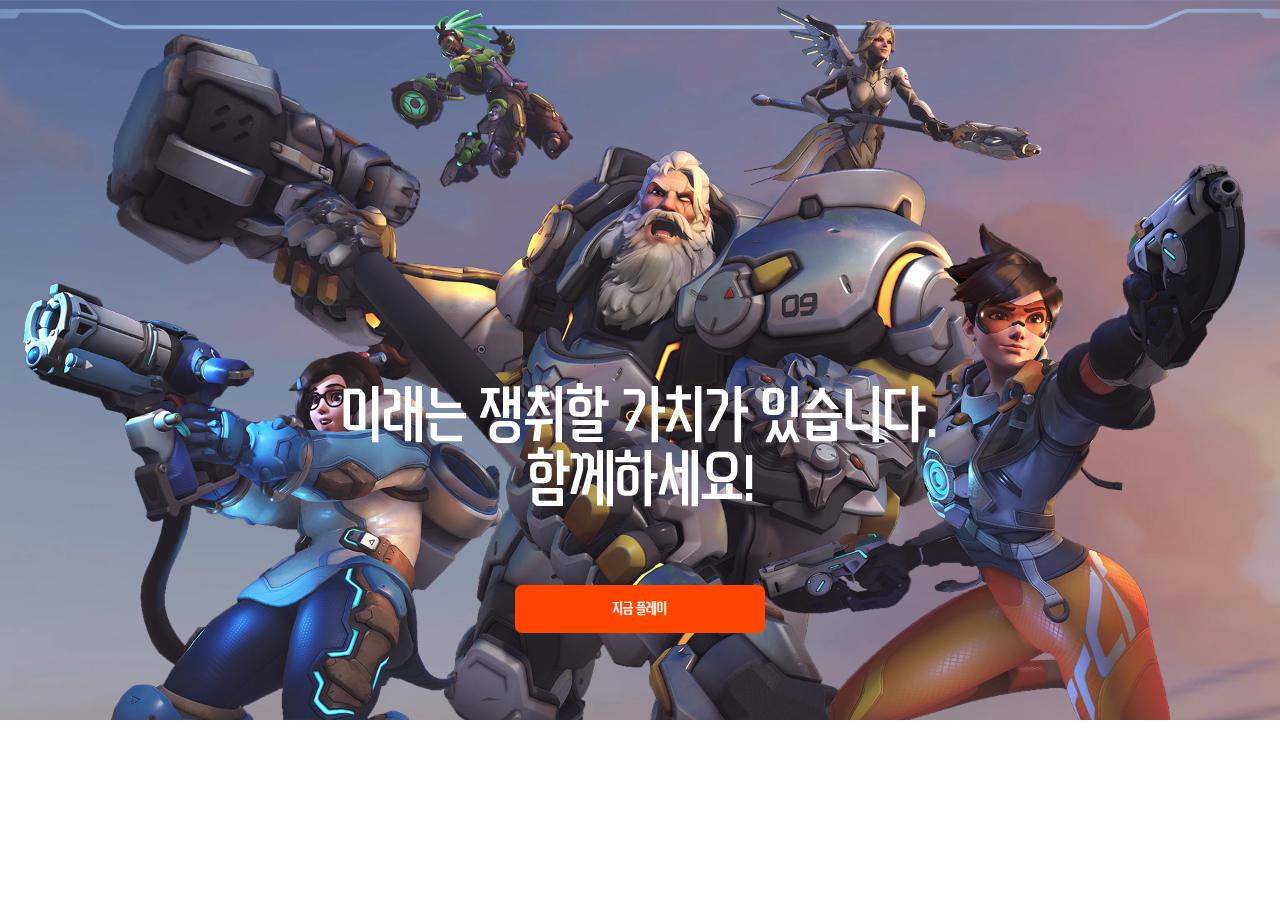
<file: bottom_Img_Box.html>
<!DOCTYPE html>
<html lang="en">
  <head>
    <meta charset="UTF-8" />
    <meta name="viewport" content="width=device-width, initial-scale=1.0" />
    <title>Document</title>
    <script
      src="https://code.jquery.com/jquery-3.7.1.js"
      integrity="sha256-eKhayi8LEQwp4NKxN+CfCh+3qOVUtJn3QNZ0TciWLP4="
      crossorigin="anonymous"
    ></script>
    <link rel="stylesheet" href="css/bottom_img_box.css" />
    <style>
      @font-face {
        font-family: "빅누들";
        src: url(font/big_noodle_titling.ttf);
      }

      @font-face {
        font-family: "오블리크";
        src: url(font/big_noodle_titling_oblique.ttf);
      }
      @font-face {
        font-family: "코버워치";
        src: url(font/koverwatch.ttf);
      }
    </style>
  </head>

  <body>
    <div class="inner_wrap">
      <section class="bottom_img_box">
        <div class="cha_img_box">
          <img src="img/ds_bottom_img_cha.png" alt="" />
        </div>
        <p class="bottom_img_text">
          미래는 쟁취할 가치가 있습니다.<br />
          함께하세요!
        </p>
        <div class="bottom_img_btn"><a href="#">지금 플레이</a></div>
      </section>
    </div>
    <script src="js/bottom_img.js"></script>
  </body>
</html>
</file>
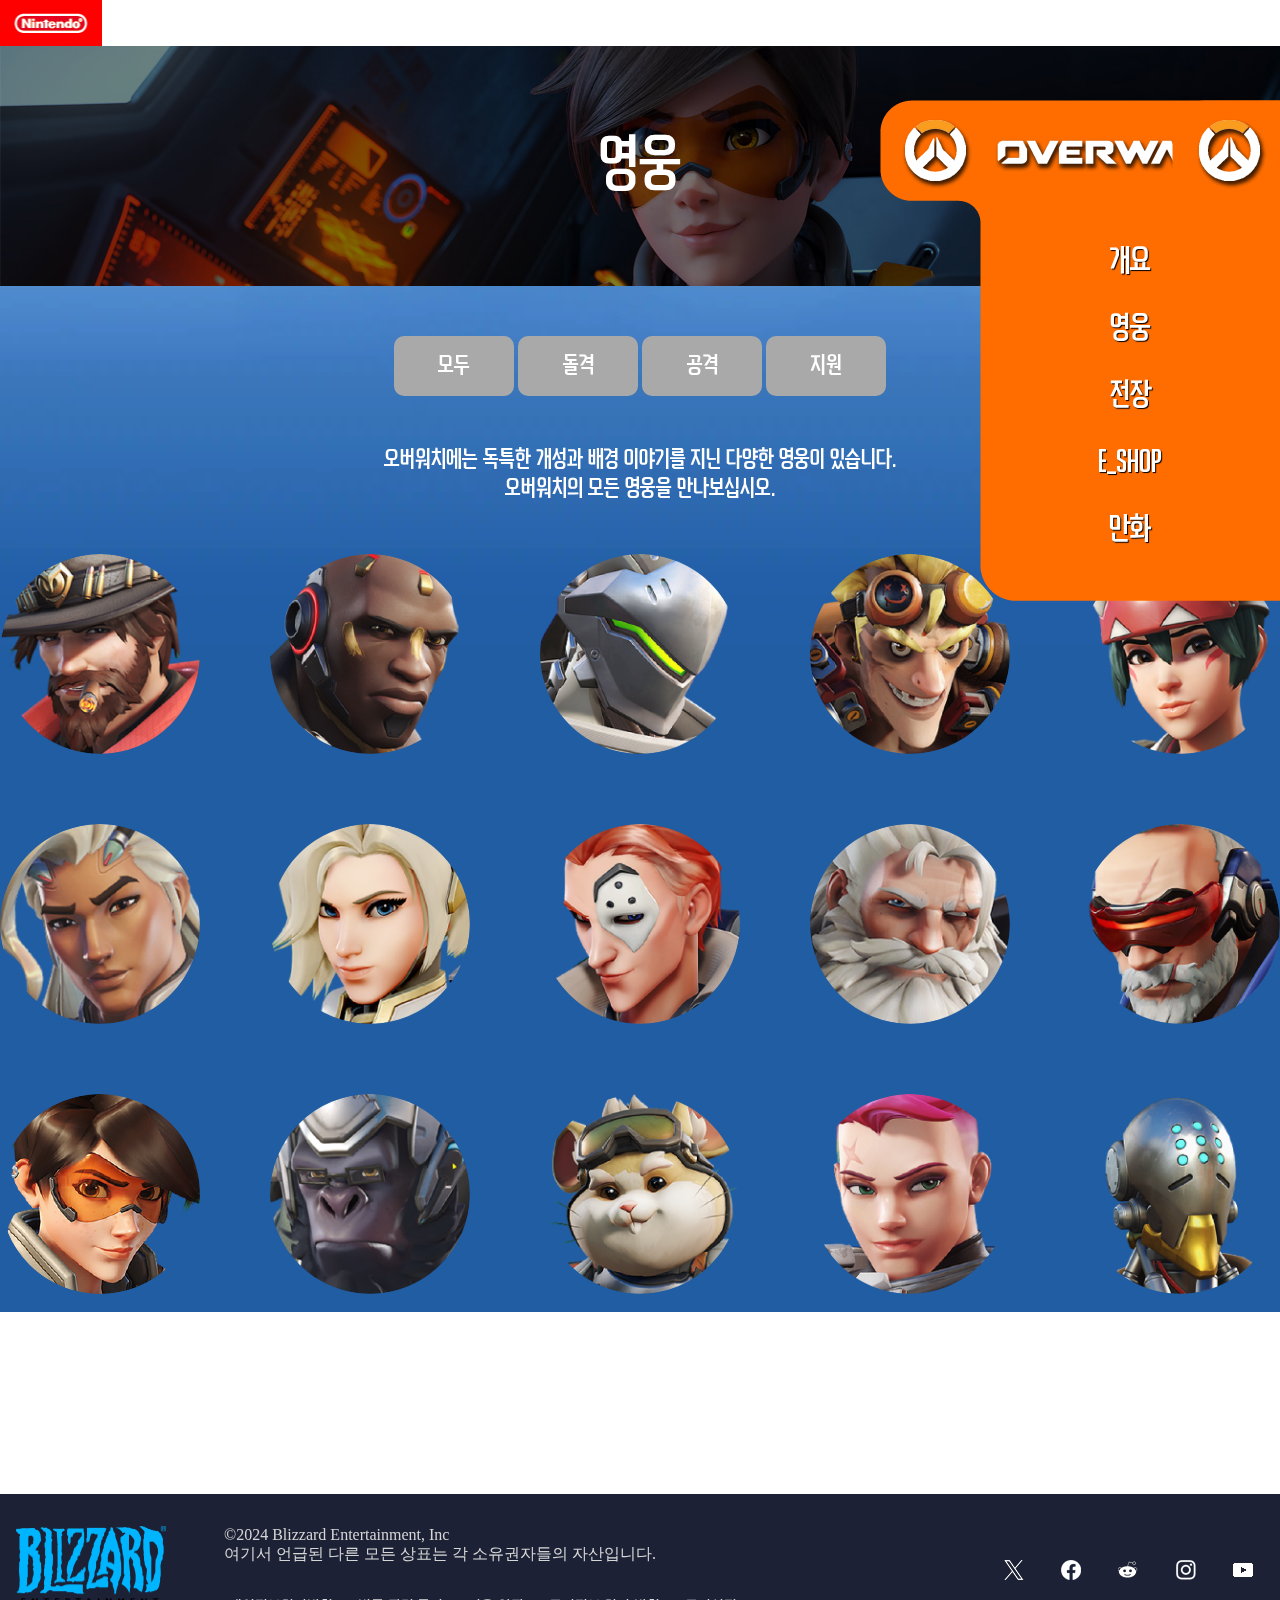
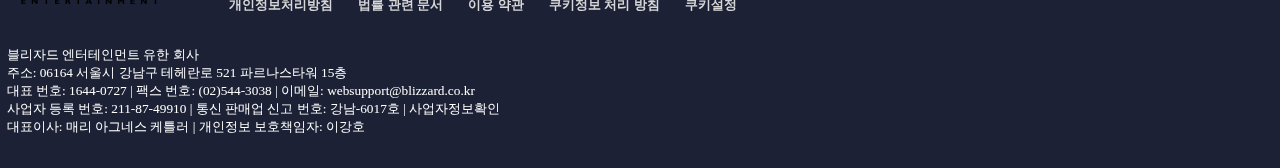
<file: hero200.html>
<!DOCTYPE html>
<html lang="ko">
  <head>
    <meta charset="UTF-8" />
    <meta name="viewport" content="width=device-width, initial-scale=1.0" />
    <title>OVERWATCH 2</title>
    <script
      src="https://code.jquery.com/jquery-3.7.1.js"
      integrity="sha256-eKhayi8LEQwp4NKxN+CfCh+3qOVUtJn3QNZ0TciWLP4="
      crossorigin="anonymous"
    ></script>
    <style>
      @font-face {
        font-family: "빅누들";
        src: url(font/big_noodle_titling.ttf);
      }

      @font-face {
        font-family: "오블리크";
        src: url(font/big_noodle_titling_oblique.ttf);
      }

      @font-face {
        font-family: "코버워치";
        src: url(font/koverwatch.ttf);
      }
    </style>
    <link rel="stylesheet" href="css/hero200.css" />
    <link rel="stylesheet" href="css/outline.css" />
    <link rel="stylesheet" href="css/footer.css" />
    <link rel="stylesheet" href="css/navMenu.css" />
  </head>

  <body>
    <div id="wrap">
      <header class="header">
        <div class="top-bar-wrap">
          <div class="logo">
            <a href="#">
              <img src="img/ds_outline_nintendo_logo.png" alt=""
            /></a>
          </div>
        </div>
      </header>
      <nav class="nav_menu">
        <div class="real_menu">
          <div class="btn"></div>
          <img src="img/nav_open.png" alt="메뉴펼치기" />
          <ul>
            <li><a href="index.html">개요</a></li>
            <li><a href="index.html">영웅</a></li>
            <li><a href="index.html">전장</a></li>
            <li><a href="index.html">E_SHOP</a></li>
            <li><a href="index.html">만화</a></li>
          </ul>
        </div>
        <img class="nav_close" src="img/nav_close.png" alt="네비게이션메뉴" />
      </nav>
      <section class="hero_detail">
        <article>
          <div id="fiximg"><img src="img/01_fixedBgi.jpg" alt="" /></div>
          <div id="banner">
            <img src="img/02_heroBgi.jpg" alt="" />
            <h2>영웅</h2>
          </div>
        </article>
        <article>
          <div id="btn">
            <ul>
              <li><a href="">모두</a></li>
              <li><a href="">돌격</a></li>
              <li><a href="">공격</a></li>
              <li><a href="">지원</a></li>
            </ul>
            <p>
              오버워치에는 독특한 개성과 배경 이야기를 지닌 다양한 영웅이
              있습니다.<br />오버워치의 모든 영웅을 만나보십시오.
            </p>
          </div>
        </article>
        <article class="home">
          <ul class="hero">
            <li>
              <a href="call_cassidy.html"
                ><img src="img/cassidy.png" alt="" /><span>캐서디</span></a
              >
            </li>
            <li>
              <a href=""><img src="img/doom.png" alt="" /><span>둠</span></a>
            </li>
            <li>
              <a href=""><img src="img/genji.png" alt="" /><span>겐지</span></a>
            </li>
            <li>
              <a href=""
                ><img src="img/junk.png" alt="" /><span>정크렛</span></a
              >
            </li>
            <li>
              <a href="kiriko.html"
                ><img src="img/kirko.png" alt="" /><span>키리코</span></a
              >
            </li>
            <li>
              <a href=""
                ><img src="img/life.png" alt="" /><span>라이프위버</span></a
              >
            </li>
            <li>
              <a href=""
                ><img src="img/mercy.png" alt="" /><span>메르시</span></a
              >
            </li>
            <li>
              <a href=""
                ><img src="img/moira.png" alt="" /><span>모이라</span></a
              >
            </li>
            <li>
              <a href="rein_hardt.html"
                ><img src="img/rein.png" alt="" /><span>라인하르트</span></a
              >
            </li>
            <li>
              <a href=""><img src="img/sol.png" alt="" /><span>솔져</span></a>
            </li>
            <li>
              <a href=""
                ><img src="img/tracer.png" alt="" /><span>트레이서</span></a
              >
            </li>
            <li>
              <a href=""><img src="img/win.png" alt="" /><span>윈스턴</span></a>
            </li>
            <li>
              <a href=""
                ><img src="img/wrekingball.png" alt="" /><span>레킹볼</span></a
              >
            </li>
            <li>
              <a href=""
                ><img src="img/zaria.png" alt="" /><span>자리야</span></a
              >
            </li>
            <li>
              <a href=""
                ><img src="img/zenyata.png" alt="" /><span>젠야타</span></a
              >
            </li>
          </ul>
        </article>
      </section>
      <footer class="footer">
        <!-- <div class="footer_bg_box">
          <img src="img/ds_footer_footerbgi.png" alt="" />
        </div> -->
        <!-- <div class="footer_blank"></div> -->
        <div class="footer_top_box">
          <div class="footer_left_box">
            <div class="footer_top_img">
              <img src="img/ds_footer_blizzard_logo.png" alt="" />
            </div>
            <div class="footer_top_text_fnb">
              <p>
                ©2024 Blizzard Entertainment, Inc<br />
                여기서 언급된 다른 모든 상표는 각 소유권자들의 자산입니다.
              </p>
              <ul class="fnb">
                <li><a href="#">개인정보처리방침</a></li>
                <li><a href="#">법률 관련 문서</a></li>
                <li><a href="#">이용 약관</a></li>
                <li><a href="#">쿠키정보 처리 방침</a></li>
                <li><a href="#">쿠키설정</a></li>
              </ul>
            </div>
          </div>
          <div class="footer_right_box">
            <ul>
              <li>
                <a href="#"
                  ><img src="img/ds_footer_twitter_logo.png" alt=""
                /></a>
              </li>
              <li>
                <a href="#"
                  ><img src="img/ds_footer_Facebook_logo.png" alt=""
                /></a>
              </li>
              <li>
                <a href="#"
                  ><img src="img/ds_footer_reddit_logo.png" alt=""
                /></a>
              </li>
              <li>
                <a href="#"
                  ><img src="img/ds_footer_Instagram_logo.png" alt=""
                /></a>
              </li>
              <li>
                <a href="#"
                  ><img src="img/ds_footer_Youtube_logo.png" alt=""
                /></a>
              </li>
            </ul>
          </div>
        </div>
        <address class="address">
          <small>
            블리자드 엔터테인먼트 유한 회사<br />
            주소: 06164 서울시 강남구 테헤란로 521 파르나스타워 15층<br />
            대표 번호: 1644-0727 | 팩스 번호: (02)544-3038 | 이메일:
            <a href="#">websupport@blizzard.co.kr</a><br />
            <a href="#">사업자 등록 번호: 211-87-49910</a> | 통신 판매업 신고
            번호: 강남-6017호 | 사업자정보확인<br />
            대표이사: 매리 아그네스 케틀러 | 개인정보 보호책임자: 이강호
          </small>
        </address>
      </footer>
    </div>
    <script src="js/nav_menu.js"></script>
  </body>
</html>
</file>
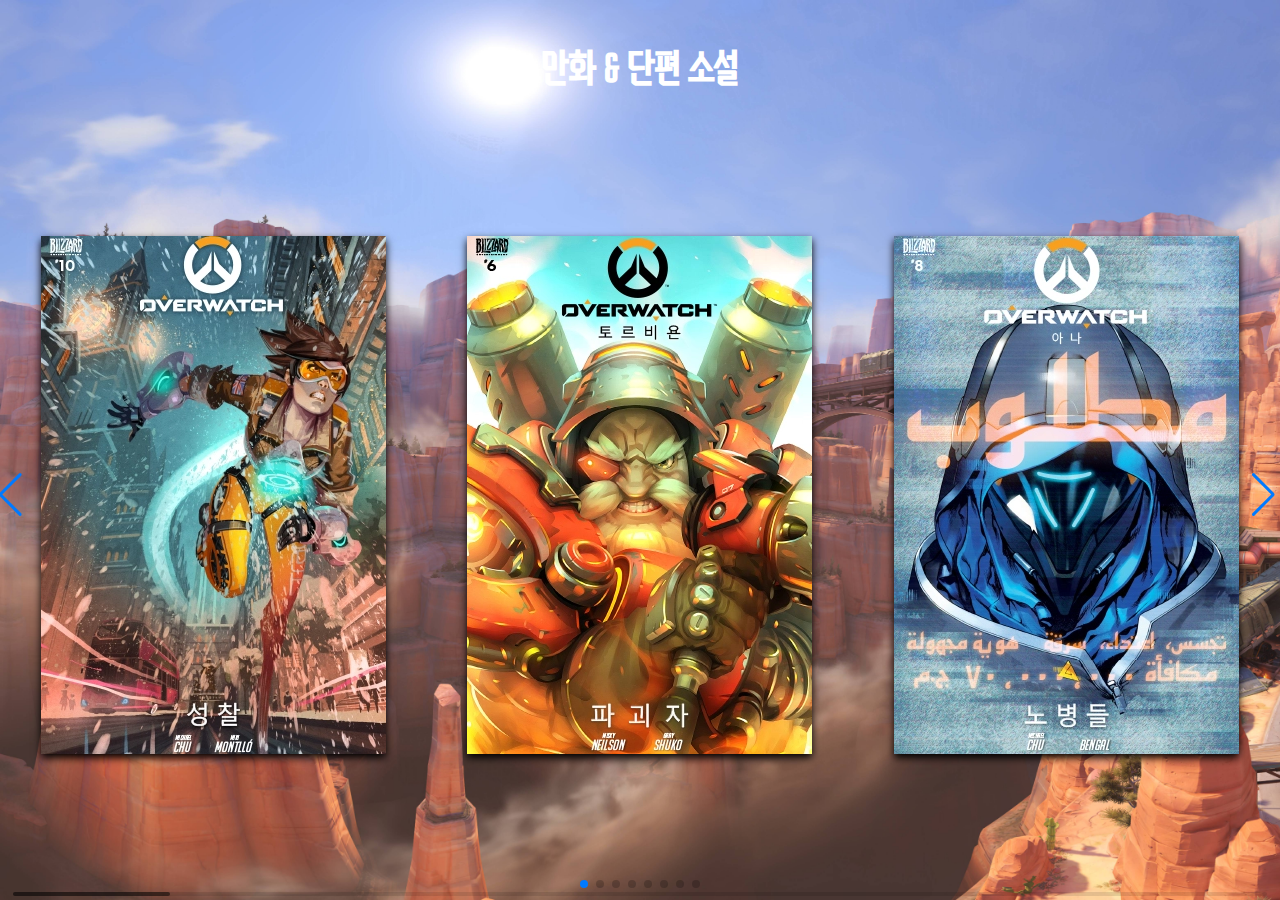
<file: webtoon.html>
<!DOCTYPE html>
<html lang="ko">
  <head>
    <meta charset="UTF-8" />
    <meta name="viewport" content="width=device-width, initial-scale=1.0" />
    <title>OVERWATCH 2 - Webtoon</title>
    <script
      src="https://code.jquery.com/jquery-3.7.1.js"
      integrity="sha256-eKhayi8LEQwp4NKxN+CfCh+3qOVUtJn3QNZ0TciWLP4="
      crossorigin="anonymous"
    ></script>
    <script src="https://cdn.jsdelivr.net/npm/swiper@11/swiper-bundle.min.js"></script>
    <link rel="stylesheet" href="css/webtoon.css" />

    <!-- <link rel="stylesheet" href="css/footer.css" /> -->
    <link
      rel="stylesheet"
      href="https://cdn.jsdelivr.net/npm/swiper@11/swiper-bundle.min.css"
    />
    <style>
      @font-face {
        font-family: "빅누들";
        src: url(font/big_noodle_titling.ttf);
      }

      @font-face {
        font-family: "오블리크";
        src: url(font/big_noodle_titling_oblique.ttf);
      }

      @font-face {
        font-family: "코버워치";
        src: url(font/koverwatch.ttf);
      }
    </style>
    <link rel="stylesheet" href="css/navMenu.css" />
  </head>

  <body>
    <div class="wrap">
      <section class="story">
        <div class="art1">
          <h2>만화 &amp; 단편 소설</h2>
        </div>
        <div class="swiper-container">
          <div class="swiper-wrapper">
            <div class="swiper-slide">
              <a href=""
                ><img src="img/KakaoTalk_20240516_150113688.png" alt=""
              /></a>
            </div>

            <div class="swiper-slide">
              <img src="img/KakaoTalk_20240516_150202194.png" alt="" />
            </div>
            <div class="swiper-slide">
              <img src="img/KakaoTalk_20240516_150242044.png" alt="" />
            </div>
            <div class="swiper-slide">
              <img src="img/KakaoTalk_20240516_152344071.png" alt="" />
            </div>
            <div class="swiper-slide">
              <img src="img/comic-newblood1-thumb-KR.jpeg" alt="" />
            </div>
            <div class="swiper-slide">
              <img src="img/OW_2.5_Final_KR-1.jpeg" alt="" />
            </div>
            <div class="swiper-slide"><img src="img/bas.png" alt="" /></div>
            <div class="swiper-slide"><img src="img/cass.png" alt="" /></div>
            <div class="swiper-slide"><img src="img/junk_.png" alt="" /></div>
            <div class="swiper-slide"><img src="img/re.png" alt="" /></div>
            <div class="swiper-slide"><img src="img/seam.png" alt="" /></div>
            <div class="swiper-slide"><img src="img/junk2.png" alt="" /></div>
            <div class="swiper-slide"><img src="img/bati.png" alt="" /></div>
            <div class="swiper-slide"><img src="img/ana.png" alt="" /></div>
            <div class="swiper-slide"><img src="img/para2.png" alt="" /></div>
            <div class="swiper-slide"><img src="img/zarea.png" alt="" /></div>
            <div class="swiper-slide"><img src="img/ana2.png" alt="" /></div>
            <div class="swiper-slide"><img src="img/doomn.png" alt="" /></div>
            <div class="swiper-slide"><img src="img/wi.png" alt="" /></div>
            <div class="swiper-slide"><img src="img/tre.png" alt="" /></div>
            <div class="swiper-slide"><img src="img/sem2.png" alt="" /></div>
            <div class="swiper-slide"><img src="img/line.png" alt="" /></div>
            <div class="swiper-slide"><img src="img/para.png" alt="" /></div>
            <div class="swiper-slide"><img src="img/kriko.png" alt="" /></div>
          </div>
          <!-- Add Pagination -->
          <div class="swiper-pagination"></div>
          <!-- Add Navigation -->
          <div id="swiper-button-next" class="swiper-button-next"></div>
          <div id="swiper-button-prev" class="swiper-button-prev"></div>
          <!-- Add Scrollbar -->
          <div id="swiper-scrollbar" class="swiper-scrollbar"></div>
        </div>
      </section>
    </div>

    <script src="js/webtoon.js"></script>
    <script src="js/nav_menu.js"></script>
  </body>
</html>
</file>
<file: css/bottom_img_box.css>
@charset "utf-8";

* {
  margin: 0;
  padding: 0;
}

li {
  list-style: none;
}

a {
  text-decoration: none;
  color: inherit;
}

img {
  vertical-align: top;
}

video {
  vertical-align: top;
}

/* custom */

.inner_wrap {
  overflow: hidden;
  height: 80vh;
}

.bottom_img_box {
  position: relative;

  min-height: 100vh;
  /* height: 80vh; */
  background-image: url(../img/ds_bottom_img_BG.jpg);
  background-position: center;
  background-repeat: no-repeat;
  background-size: cover;
}

.cha_img_box {
  position: relative;
  bottom: 0;
  width: 100%;

  /* height: 100%; */
  /* background-color: red; */
}

.cha_img_box > img {
  top: 0;

  width: 100%;

  /* width: 1700px; */
}

.bottom_img_text {
  position: absolute;
  width: 100%;
  top: 50%;
  left: 50%;
  transform: translate(-50%, -50%);
  font-family: "코버워치";
  color: white;
  font-size: 4em;
  text-align: center;
  z-index: 10;
}

.bottom_img_btn {
  position: absolute;
  top: 65%;
  left: 50%;
  transform: translateX(-50%);
  width: 250px;
  /* height: 3%; */
  padding: 1em 0;
  background-color: orangered;
  display: flex;
  justify-content: center;
  align-items: center;
  border-radius: 7px;
  cursor: pointer;
  z-index: 0;
}

.bottom_img_btn:hover {
  background-color: orange;
}

.bottom_img_btn > a {
  display: block;
  font-family: "코버워치";
  color: white;
  font-size: 1em;

  z-index: 20;
}

@media all and (max-width: 767px) {
  .inner_wrap {
    max-width: 767px;
    width: 100%;
    height: 30vh;
  }

  .bottom_img_box {
    max-width: 767px;
    width: 100%;
    height: 450px;
    min-height: auto;
  }

  .cha_img_box {
    position: relative;

    top: 0;
    left: 0;
    width: 100%;
    height: 100%;
  }

  .cha_img_box > img {
    position: absolute;

    transform: translate(-50%, -50%);
    max-width: 100%;
    width: 70%;
    top: 27%;
    /* bottom: 30%; */
    left: 50%;
  }

  .bottom_img_text {
    top: 15%;
    left: 50%;
    transform: translateX(-50%);
    font-size: 2em;
  }

  .bottom_img_btn {
    width: 150px;
    top: 45%;
    padding: 0.5em 0;
  }

  .bottom_img_btn > a {
    font-size: 1em;
  }
}

@media all and (max-width: 420px) {
  .bottom_img_btn {
    width: 100px;
    top: 30%;
    padding: 0.5em 0;
  }
  .bottom_img_btn > a {
    font-size: 0.5em;
  }

  .bottom_img_text {
    font-size: 1em;
  }
}
</file>
<file: css/hero200.css>
@charset "utf-8";

* {
  margin: 0;
  padding: 0;
  text-decoration: none;
}

ul {
  list-style: none;
}

img {
  vertical-align: top;
}

/***** 배경이미지 *****/

#fiximg > img {
  position: fixed;
  left: 50%;
  top: 50%;
  transform: translate(-50%, -50%);
  z-index: -1;
  min-width: 100%;
  min-height: 100%;
}

/***** 배너이미지 *****/
#banner {
  width: 100%;
  position: relative;
}

#banner > img {
  min-width: 100%;
  width: 100%;
  display: block;
  z-index: -1;
  margin-bottom: 50px;
}

#banner > h2 {
  position: absolute;
  top: 50%;
  left: 50%;
  transform: translate(-50%, -50%);
  margin: 0;
  text-align: center;
  color: #fff;
  font-family: "코버워치";
  font-size: 4em;
  font-weight: normal;
}

/***** 버튼 *****/
#btn > ul {
  width: 100%;
  margin: 0 auto;
  text-align: center;
}

#btn > ul > li {
  width: 120px;
  height: 60px;
  background-color: darkgray;
  display: inline-block;
  border-radius: 10px;
  text-align: center;
  line-height: 60px;
}

#btn > ul > li > a {
  color: #fff;
  font-family: "코버워치";
  font-size: 1.5em;
}

#btn > ul > li:hover {
  background-color: darkorange;
}

#btn p {
  color: #fff;
  font-family: "코버워치";
  font-size: 1.5em;
  text-align: center;
  padding: 50px 30px 50px 30px;
  line-height: 1.2em;
}

/*****  영웅이미지 *****/
.home {
  max-width: 1280px;
  height: 100%;
  margin: 0 auto;
  overflow: hidden;
}

.hero {
  display: grid;
  grid-template-columns: repeat(5, 1fr);
  grid-gap: 70px;
  margin-bottom: 200px;
}

.hero li {
  text-align: center;
  border-radius: 50%;
  overflow: hidden;
  position: relative;
}

.hero li:hover img {
  filter: brightness(50%);
}

.hero a span {
  font-family: "코버워치";
  color: white;
  font-size: 1.5em;
  opacity: 0;
  transition: 0.3s ease;
  position: absolute;
  top: 50%;
  left: 50%;
  transform: translate(-50%, -50%);
}

.hero li:hover a span {
  opacity: 1;
}

.hero a {
  display: block;
  width: 100%;
  height: 100%;
}

.hero img {
  max-width: 100%;
  max-height: 100%;
  transition: 0.3s ease;
}

/***** 모바일 추가 *****/
@media all and (max-width: 767px) {
  .hero {
    padding: 10px;
    grid-template-columns: repeat(3, 1fr);
    grid-gap: 30px;
  }

  #btn > ul > li {
    width: 80px;
  }
}
</file>
<file: css/outline.css>
@charset "utf-8";

* {
  margin: 0;
  padding: 0;
}

li {
  list-style: none;
}

a {
  text-decoration: none;
  color: inherit;
}

img {
  vertical-align: top;
}

video {
  vertical-align: top;
}

/* custom */

.wrap {
  overflow: hidden;
}

.top-bar-wrap {
  max-width: 100%;
  background-color: white;
  height: 46px;
}

.logo {
  position: relative;
  width: 102px;
  height: 46px;
  background-color: red;
  display: flex;
  justify-content: center;
}

.logo > a {
  display: block;
  position: absolute;
  top: 50%;
  left: 50%;
  transform: translate(-50%, -50%);
}

.outline {
  width: 100%;
  height: 100%;
  position: relative;
}

.video_box {
  position: relative;
  max-width: 100%;
  width: 100%;
  height: 100vh;
}

.video_box > video {
  position: absolute;
  left: 50%;
  transform: translateX(-50%);
  min-width: 100%;
  min-height: 100%;
}

.overwatch_logo {
  position: absolute;
  width: 480px;
  height: 50vh;
  /* background-color: red; */
  top: 0%;
  left: 50%;
  transform: translatex(-50%);
  z-index: 0;
}

.overwatch_logo > img {
  position: absolute;
  top: 26%;
  width: 480px;
  height: 51px;
}

.video_text_box {
  position: absolute;

  width: 767px;
  height: 100%;
  top: 0;
  left: 50%;
  transform: translateX(-50%);
  /* background-color: blue; */

  text-align: center;
  font-family: "코버워치";
  color: white;
  /* font-size: 2vw; */
}

.video_text_box > h3 {
  position: absolute;

  top: 40%;
  left: 50%;
  transform: translateX(-50%);
  font-size: 3em;
  margin-bottom: 0.6em;
}

.video_text_box > p {
  position: absolute;
  top: 57%;
  left: 50%;
  transform: translateX(-50%);
  font-size: 1.5em;
}

.video_btn {
  position: absolute;
  top: 70%;
  left: 50%;
  transform: translateX(-50%);
  width: 250px;
  /* height: 3%; */
  padding: 1em 0;
  background-color: orangered;
  display: flex;
  justify-content: center;
  align-items: center;
  border-radius: 7px;
  cursor: pointer;
  z-index: 0;
}

.video_btn:hover {
  background-color: orange;
}

.video_btn > a {
  display: block;
  font-family: "코버워치";
  color: white;
  font-size: 1em;

  z-index: 20;
}

.outline {
  max-width: 100%;
  position: relative;
}

.outline_content_imgBox {
  position: relative;
}
.outline_content_imgBox > img:nth-child(1) {
  position: absolute;
  top: -18%;
  width: 100%;

  max-width: 100%;
  min-height: 100%;
}

.outline_content_imgBox > img:nth-child(2) {
  position: relative;
  z-index: 0;
}

.outline_content_imgBox > img {
  max-width: 100%;
  min-height: 100%;
}

.outline_content_box {
  position: absolute;
  max-width: 100%;
  width: 100%;
  height: 100%;
  top: 0;
  left: 0;

  margin: 0 auto;
}

.outline_content_intro {
  position: absolute;
  max-width: 1280px;
  width: 100%;

  height: 100%;
  top: 0;
  left: 50%;
  transform: translateX(-50%);
}

.intro_left_box {
  position: absolute;

  left: 5%;
  top: 40%;
  transform: translateY(-50%);
  height: auto;

  font-family: "코버워치";
  color: white;
  display: flex;
  flex-direction: column;
  justify-content: space-evenly;
}

.intro_left_box > h4 {
  font-size: 3.5em;
  line-height: 1.2em;
  margin-bottom: 0.3em;
}

.intro_left_box > p {
  font-size: 1.5em;
  line-height: 1.2em;
  /* margin-bottom: 1em; */
}

.intro_left_box_text1 {
  display: none;
}

.intro_left_box_text2 {
  display: block;
}

.intro_right_box {
  position: absolute;
  /* left: 50%; */
  transform: translateY(-50%);
  right: 5%;
  top: 40%;
  width: 50%;
  text-align: end;
}

.intro_right_box > img {
  border: 1vw solid white;
  border-radius: 0 6vw 0 6vw;
  max-width: 100%;
  width: 80%;
}

.game_characteristic {
  position: relative;
  max-width: 100%;
  height: 100%;
}

.game_characteristic_bg_box {
  position: relative;

  width: 100%;
  height: auto; /* 이미지와 같은 높이를 유지합니다. */
}

.game_characteristic_bg_box > img {
  position: relative;
  max-width: 100%;
  min-height: 100%;
  width: 100%;
}

.game_characteristic_bg_box > img:last-child {
  position: relative;
  max-width: 100%;
  width: 100%;
  display: none;
}

.game_characteristic_text1 {
  position: absolute;
  top: 0;
  left: 50%;
  max-width: 1280px;
  width: 100%;
  height: 100%;
  /* width: 1280px; */
  padding: 0 2em;
  font-family: "코버워치";
  color: white;

  transform: translateX(-50%);
}

.game_characteristic_text1 > h4 {
  font-size: 3.5em;
  margin-bottom: 1.5em;

  position: absolute;
  top: 5%;
  left: 7%;
}

.game_characteristic_text1 > p {
  line-height: 1.2em;
  font-size: 1.5em;
  margin-bottom: 5em;

  position: absolute;
  top: 10%;
  left: 5%;
}

.game_characteristic_text1 > p:nth-child(2) {
  top: 10%;
  left: 7%;
}

.game_characteristic_icon {
  position: absolute;

  top: 15%;
  left: 7%;
  max-width: 1280px;
  /* width: 100%; */
  /* height: 100%; */
  display: flex;
  justify-content: start;
}

.game_characteristic_icon > li {
  width: auto;

  height: 55px;
  margin: 0 1em;

  position: relative;
}

.game_characteristic_icon > li > img {
  max-width: 100%;
  min-width: 50%;
}

.game_characteristic_icon > li > p {
  min-width: 80px;
  font-size: 1em;
  position: absolute;
  left: 50%;
  top: 100%;
  transform: translateX(-50%);
  text-align: center;

  line-height: 1.1em;
}

.game_characteristic_icon > li:nth-child(2) > p {
  width: 120%;
}

.game_characteristic_icon > li:nth-child(3) > p {
  width: 123%;
}

.game_characteristic_text1 > h5 {
  font-size: 3.5em;

  left: 7%;
  top: 24.5%;
  position: absolute;
  z-index: 0;
}

.game_characteristic_text1 > .text {
  font-size: 1.5em;
  position: absolute;
  left: 7%;
  top: 29.5%;
  z-index: 0;
}

.now_play_box {
  max-width: 100%;
  width: 100%;
  height: 100%;

  position: relative;
}
.now_play_bg {
  position: relative;
  z-index: 1;
}
.now_play_bg > img {
  max-width: 100%;
  height: 100%;
  width: 100%;
  z-index: 1;
}

.now_play_line {
  position: absolute;
  width: 100%;
  height: 100%;

  top: -23%;
  width: 100%;
  z-index: 3;
}

.now_play_line > img {
  max-width: 100%;
  width: 100%;
  z-index: 3;
}

.now_play_content {
  width: 100%;
  height: 100%;
  position: absolute;
  top: 0;
  left: 0;
  max-width: 100%;
  z-index: 3;
}

.now_img_wrap {
  position: absolute;
  top: 50%;
  left: 50%;
  transform: translate(-50%, -50%);
  width: 50%;
  height: 50%;
}

.now_play_img_box {
  position: absolute;
  top: 50%;
  left: 50%;
  transform: translate(-50%, -50%);
  height: 100%;
  width: 100%;
  display: flex;
  background-color: #fff;
  border: 1vw solid rgb(214, 214, 214);
  border-radius: 0 6vw 0 6vw;
  justify-content: space-between;
}

.now_play_left_box {
  width: 80%;
  height: 100%;
  position: absolute;
  /* transform: translateY(-50%); */
  left: 0%;
  top: 0%;
}

.now_play_left_box > img {
  position: absolute;
  left: 10%;
  top: 50%;
  transform: translateY(-50%);
  max-width: 100%;
  width: 50%;
}

.now_play_right_box {
  width: 80%;
  height: 100%;
  position: absolute;
  /* transform: translateY(-50%); */
  right: 0%;
  top: 0%;
}

.now_play_right_box > img {
  position: absolute;
  right: 10%;
  top: 50%;
  transform: translateY(-50%);
  max-width: 100%;
  width: 50%;
}

.now_play_btn {
  width: 250px;
  /* height: 20px; */
  background-color: orangered;
  font-family: "코버워치";
  font-size: 1em;
  color: white;
  text-align: center;
  position: absolute;
  top: 83%;
  left: 50%;
  transform: translateX(-50%);
  padding: 1em 0;
  border-radius: 7px;
  cursor: pointer;
  z-index: 3;
}

.now_play_btn:hover {
  background-color: orange;
}

.go_map_box {
  max-width: 100%;
  width: 100%;
  height: 100%;
  position: relative;
}

.go_map_bg {
  position: relative;
  width: 100%;
  z-index: 1;
}

.go_map_bg > img {
  max-width: 100%;
  width: 110%;
}

.go_map_text {
  position: absolute;
  font-family: "코버워치";
  color: white;
  font-size: 3em;
  text-align: center;
  top: 50%;
  left: 50%;
  transform: translate(-50%, -50%);
  font-size: 2.5vw;
  z-index: 3;
}

.go_map_btn {
  position: absolute;
  display: flex;
  justify-content: center;
  align-items: center;
  font-family: "코버워치";
  text-align: center;
  font-size: 1em;
  color: white;
  width: 250px;
  /* height: 50px; */
  padding: 1em 0;
  background-color: orangered;
  top: 80%;
  left: 50%;
  transform: translate(-50%, -50%);
  border-radius: 7px;
  z-index: 3;
}

.go_map_btn:hover {
  background-color: orange;
}

@media all and (max-width: 767px) {
  .video_box {
    position: relative;
    max-width: 100%;
    width: 100%;
    height: 60vh;
  }

  .video_box > video {
    position: absolute;
    left: 50%;
    transform: translateX(-50%);
    min-width: 100%;
    min-height: 100%;
  }

  .overwatch_logo {
    top: 0%;
    height: 20vh;
    width: 480px;
  }

  .overwatch_logo > img {
    /* height: 202px; */
    transform: scale(0.8);
    width: 480px;
    top: 50%;
  }

  .video_text_box {
    max-width: 767px;
    width: 767px;
    height: 202px;
    top: 28%;
    /* background-color: red; */
  }

  .video_text_box > h3 {
    top: 30%;
    font-size: 1.5em;
    margin-bottom: 1em;
  }

  .video_text_box > p {
    width: 100%;
    top: 52%;
    font-size: 1em;
  }

  .video_btn {
    width: 150px;
    top: 90%;
    padding: 0.5em 0;
  }

  .video_btn > a {
    font-size: 1em;
  }

  .outline_content_imgBox > img:nth-child(1) {
    z-index: -1;
  }

  .intro_left_box {
    width: 100%;
    left: 50%;
    top: 50%;
    height: 100%;
    transform: translate(-50%, -50%);

    z-index: 3;
    text-align: center;
    position: absolute;
  }

  .intro_left_box > h4 {
    text-align: end;
    font-size: 2em;
    /* width: 100%; */
    /* background-color: rgba(125, 194, 246, 0.356); */
    position: absolute;
    left: -2%;
    top: 8%;
    width: 50%;
    padding: 0.3em;
  }

  .intro_left_box > .intro_left_box_text1 {
    text-align: start;
    position: absolute;
    top: 50%;
    /* background-color: rgba(42, 104, 190, 0.356); */
    font-size: 1em;
    display: block;
    padding: 0.5em;
    right: -2%;
    width: 50%;
  }

  .intro_left_box_text2 {
    display: none;
  }

  .intro_right_box {
    width: 100%;
    top: 0;
    left: 0;
    transform: translate(0);
    text-align: center;
    filter: brightness(0.7);
  }

  .intro_right_box > img {
    border: none;
    border-radius: 0 0 0 0;
    object-fit: cover;
    width: 100%;
  }

  .game_characteristic_bg_box > img:last-child {
    display: block;
    filter: brightness(0.6);
  }
  .game_characteristic_text1 {
    position: absolute;
    margin: 0 auto;

    width: 100%;
    height: 100%;
  }

  .game_characteristic_text1 > h4 {
    font-size: 2.5em;

    left: 50%;
    transform: translateX(-50%);
    top: 2.5%;
  }

  .game_characteristic_text1 > p {
    left: 50%;
    transform: translateX(-50%);
    width: 100%;
    text-align: center;
    font-size: 1em;
    top: 9%;
    line-height: 1.4em;
  }

  .game_characteristic_text1 > p:nth-child(2) {
    left: 50%;
    top: 8.5%;
    transform: translateX(-50%);
  }

  .game_characteristic_icon {
    max-width: 360px;
    height: 50px;
    left: 50%;
    transform: translatex(-50%);
    position: absolute;
    top: 15%;
    display: flex;
    justify-content: space-between;
  }

  .game_characteristic_icon > li {
    width: auto;
    left: 0;

    top: 0;
    width: 45px;
    height: 55px;
    margin: 0 0.5em;

    position: relative;
  }

  .game_characteristic_icon > li > img {
    max-width: 100%;
    width: 100%;
  }

  .game_characteristic_icon > li > p {
    font-size: 0.5em;
    position: absolute;
    top: 100%;
    left: 50%;
    transform: translateX(-50%);
    line-height: 1.5em;
  }

  .game_characteristic_text1 > h5 {
    text-align: center;
    left: 50%;
    transform: translateX(-50%);
    /* margin-top: 1em; */
    font-size: 2.5em;
    /* margin-bottom: 0.2em; */

    top: 26%;
    position: absolute;
    z-index: 6;
  }

  .game_characteristic_text1 > .text {
    font-size: 1em;
    position: absolute;
    top: 32%;
    left: 50%;
    transform: translateX(-50%);
    z-index: 6;
  }

  .now_play_box {
    max-width: 767px;
  }

  .now_play_bg {
    position: relative;
    width: 100%;
    height: 100%;
  }

  .now_play_bg > img {
    max-width: 200%;
    width: 200%;
  }

  .now_play_line {
    top: -10%;
    /* z-index: 4; */
  }

  .now_play_line > img {
    width: 100%;
  }

  .now_play_content {
    position: absolute;
  }

  .now_play_img_box {
    flex-direction: column;
    position: absolute;
    top: 50%;
    height: 130%;
    margin: 0 auto;

    text-align: center; /* 가운데 정렬 추가 */
  }

  .now_play_left_box {
    max-width: 360px;
    position: absolute;

    text-align: center;
    top: 0%;
    left: 50%;

    transform: translateX(-50%);
    z-index: 6;
  }

  .now_play_left_box > img {
    position: absolute;
    top: 0;
    left: 50%;
    transform: translateX(-50%);
    width: 100%;
  }

  .now_play_right_box {
    max-width: 360px;
    position: absolute;
    text-align: center;
    top: 0%;
    left: 50%;
    transform: translateX(-50%);
  }

  .now_play_right_box > img {
    position: absolute;
    left: 50%;
    top: 44%;
    transform: translateX(-50%);
    width: 100%;
  }
  .now_play_btn {
    position: relative;
    top: 90%;
    width: 150px;
    /* top: 16%; */
    padding: 0.5em 0;
    font-size: 1em;
  }

  .go_map_text {
    font-size: 1em;
  }

  .go_map_btn {
    width: 150px;
    font-size: 1em;
    padding: 0.5em 0;
  }

  .go_map_btn > a {
    display: block;
  }
}

@media all and (max-width: 480px) {
  .overwatch_logo {
    max-width: 480px;
    height: 20vh;
    /* background-color: red; */
  }

  .overwatch_logo > img {
    /* height: 202px; */
    transform: scale(0.6);
    width: 480px;
    top: 70%;
  }

  .video_text_box {
    max-width: 480px;
    width: 480px;
    height: 202px;
    top: 20%;
  }

  .video_text_box > h3 {
    top: 45%;
    font-size: 1.5em;
    margin-bottom: 1em;
  }

  .video_text_box > p {
    width: 100%;
    top: 65%;
    font-size: 1em;
  }

  .video_btn {
    width: 100px;
    top: 90%;
    padding: 0.5em 0;
  }

  .video_btn > a {
    font-size: 0.5em;
  }

  .outline_content_imgBox > img:nth-child(1) {
    z-index: -1;
  }

  .intro_left_box {
    width: 100%;
    left: 50%;
    top: 50%;
    height: 100%;
    transform: translate(-50%, -50%);

    z-index: 3;
    text-align: center;
    position: absolute;
  }

  .intro_left_box > h4 {
    text-align: end;
    font-size: 1em;
    /* width: 100%; */
    /* background-color: rgba(125, 194, 246, 0.356); */
    position: absolute;
    left: -10%;
    top: 15%;
    width: 50%;
    padding: 0.3em;
  }

  .intro_left_box > .intro_left_box_text1 {
    text-align: start;
    position: absolute;
    top: 45%;
    /* background-color: rgba(42, 104, 190, 0.356); */
    font-size: 0.7em;
    display: block;
    padding: 0.5em;
    right: -2%;
    width: 50%;
  }

  .intro_left_box_text2 {
    display: none;
  }

  .intro_right_box {
    width: 100%;
    top: 0;
    left: 0;
    transform: translate(0);
    text-align: center;
    filter: brightness(0.7);
  }

  .intro_right_box > img {
    border: none;
    border-radius: 0 0 0 0;
    object-fit: cover;
    width: 100%;
  }

  .game_characteristic_bg_box > img:last-child {
    filter: brightness(0.6);
    display: block;
  }
  .game_characteristic_text1 {
    position: absolute;
    margin: 0 auto;

    width: 100%;
    height: 100%;
  }

  .game_characteristic_text1 > h4 {
    font-size: 1em;
    /* margin-bottom: 0.2em; */
    left: 50%;
    transform: translateX(-50%);
    top: 2.5%;
  }

  .game_characteristic_text1 > p {
    left: 50%;
    transform: translateX(-50%);
    width: 100%;
    text-align: center;
    font-size: 0.7em;
    top: 6.5%;
    line-height: 1.4em;
  }

  .game_characteristic_text1 > p:nth-child(2) {
    top: 6%;
  }

  .game_characteristic_icon {
    max-width: 360px;
    height: 50px;
    left: 50%;
    transform: translatex(-50%);
    position: absolute;
    top: 11%;
    display: flex;
    justify-content: space-between;
  }

  .game_characteristic_icon > li {
    width: auto;
    left: 0;

    top: 0;
    width: 40px;
    height: 55px;
    margin: 0 0.5em;

    position: relative;
  }

  .game_characteristic_icon > li > img {
    max-width: 100%;
    width: 100%;
  }

  .game_characteristic_icon > li > p {
    font-size: 0.5em;
    position: absolute;
    top: 75%;
    left: 50%;
    transform: translateX(-50%);
    line-height: 1.5em;
  }

  .game_characteristic_text1 > h5 {
    text-align: center;
    left: 50%;
    transform: translateX(-50%);
    /* margin-top: 1em; */
    font-size: 1em;
    /* margin-bottom: 0.2em; */

    top: 26%;
    position: absolute;
    z-index: 6;
  }

  .game_characteristic_text1 > .text {
    font-size: 0.7em;
    position: absolute;
    top: 30%;
    left: 50%;
    transform: translateX(-50%);
    z-index: 6;
  }

  .now_play_box {
    max-width: 767px;
  }

  .now_play_bg {
    position: relative;
    width: 100%;
    height: 100%;
  }

  .now_play_bg > img {
    max-width: 200%;
    width: 200%;
  }

  .now_play_line {
    top: -10%;
    z-index: 4;
  }

  .now_play_line > img {
    width: 100%;
  }

  .now_play_content {
    position: absolute;
  }

  .now_play_img_box {
    flex-direction: column;
    position: absolute;
    top: 50%;
    margin: 0 auto;
    text-align: center; /* 가운데 정렬 추가 */
  }

  .now_play_left_box {
    max-width: 480px;
    position: absolute;

    text-align: center;
    top: 0%;
    left: 50%;
    transform: translateX(-50%);
  }

  .now_play_left_box > img {
    position: absolute;
    left: 50%;
    transform: translateX(-50%);
    width: 100%;
  }

  .now_play_right_box {
    max-width: 480px;
    position: absolute;
    text-align: center;
    top: 44%;
    left: 50%;
    transform: translateX(-50%);
  }

  .now_play_right_box > img {
    position: absolute;
    top: 0;
    left: 50%;
    transform: translateX(-50%);
    width: 100%;
  }
  .now_play_btn {
    position: relative;
    left: 50%;
    transform: translateX(-50%);
    top: 90%;
    width: 100px;
    /* top: 16%; */
    padding: 0.5em 0;
    left: 50%;
    transform: translateX(-50%);
  }

  .now_play_btn > a {
    font-size: 0.5em;
  }

  .go_map_text {
    font-size: 1em;
  }

  .go_map_btn {
    position: absolute;
    left: 50%;
    transform: translateX(-50%);
    width: 100px;
    font-size: 0.5em;
    top: 70%;
  }

  .go_map_btn > a {
    display: block;
    padding: 0.5em 0;
  }
}
</file>
<file: css/footer.css>
@charset "utf-8";

* {
  margin: 0;
  padding: 0;
}

li {
  list-style: none;
}

a {
  text-decoration: none;
  color: inherit;
}

img {
  vertical-align: top;
}

/* custom */

.footer {
  width: 100%;
  /* height: 50vh; */
  background-color: #1c2135;
}

.footer_bg_box {
  position: fixed;
  top: 0;
  left: 0;
  width: 100%;
  height: 50vh;
  z-index: -1;
}

.footer_bg_box > img {
  width: 100%;
  height: 100%;
  object-fit: cover; /* 이미지가 .footer_bg_box 안에 맞게 조정됩니다. */
}

.footer_blank {
  width: 100%;
  height: 10%;
}

.footer_top_box {
  position: relative;
  top: 0;
  /* transform: translateY(-50%); */
  max-width: 1280px;
  margin: 0 auto;
  display: flex;
}

.footer_left_box {
  /* width: 50%; */
  /* background-color: red; */
  display: flex;
  margin: 2em 0;
  margin-left: 0.5em;
}

.footer_top_img {
  width: 20%;
  margin-left: 0.5em;
  min-width: 200px;
}

.footer_top_img > img {
  max-width: 100%;
  width: 75%;
}

.footer_top_text_fnb > p {
  /* background-color: red; */
  margin-left: 0.5em;
  font-size: 1em;
  color: rgb(214, 214, 214);
}

.footer_top_text_fnb > ul {
  display: flex;
  margin-top: 2em;
}

.footer_top_text_fnb > ul > li {
  margin: 0 1em;
  font-size: 0.8em;
  color: rgb(214, 214, 214);
  font-weight: bold;
}

.footer_right_box {
  width: 40%;
  /* background-color: blue; */

  position: relative;
  margin-right: 0.5em;
}

.footer_right_box > ul {
  width: 100%;
  height: 100%;

  display: flex;
  justify-content: end;
  align-items: center;
}

.footer_right_box > ul > li {
  width: 20%;
  height: 50%;
  min-width: 30px;
  /* background-color: gray; */
  display: flex;
  justify-content: center;
  align-items: center;
}

.footer_right_box > ul > li > a > img {
  max-width: 100%;
  width: 100%;
}

.address {
  max-width: 1280px;
  margin: 0 auto;
  color: white;
  font-style: normal;
  padding-bottom: 2em;
}

.address > small {
  display: block;
  margin-left: 0.5em;
}

@media all and (max-width: 767px) {
  .footer {
    max-width: 767px;
  }
  .footer_top_box {
    position: relative;
    max-width: 100%;
    display: flex;
    flex-direction: column;
    /* background-color: red; */
    margin: 0 auto;
  }

  .footer_left_box {
    position: relative;
    margin-left: 0;
    /* padding: 0 1em; */
    /* padding: 1em 0; */
    width: 100%;
    /* height: 100%; */

    /* margin: 0 auto; */
    padding: 1em 0;
    display: flex;
    flex-direction: column;
    text-align: center;
  }

  .footer_top_img {
    position: relative;
    left: 50%;
    transform: translateX(-50%);
  }
  .footer_top_text_fnb {
    text-align: center;
    width: 100%;
    position: relative;
  }
  .fnb {
    /* background-color: tomato; */
    display: flex;
    justify-content: space-between;
    position: absolute;
    width: 80%;
    margin-left: 0 0.5em;

    /* top: 80%; */
    left: 50%;
    transform: translateX(-50%);
  }

  .footer_top_text_fnb > p {
    font-size: 0.8em;
  }

  .footer_top_text_fnb > ul > li > a {
    font-size: 0.8em;
  }

  .footer_right_box {
    /* background-color: saddlebrown; */

    margin: 0 auto;
    margin-top: 1em;
    width: 100%;
    padding: 1em 0;
    padding-left: 0.5em;
  }

  .footer_right_box > ul {
    display: flex;
    justify-content: center;
  }

  .footer_right_box > ul > li {
    width: auto;
    margin: 0 0.5em;
  }

  /* .footer_right_box > ul > li:first-child {
    margin-left: 0;
  }

  .footer_right_box > ul > li:last-child {
    margin-right: 0;
  } */

  .address {
    position: relative;
    width: 100%;
    /* background-color: red; */
    margin: 0 auto;
  }

  .address > small {
    position: relative;
    text-align: center;
    padding-top: 1.5em;
    left: 0%;
    font-size: 0.75em;
    line-height: 1.4em;
    /* transform: translatex(-50%); */
    /* width: 50%; */
    /* background-color: blue; */
    margin: 0 0.5em;
  }
}

@media all and (max-width: 420px) {
  .footer {
    max-width: 420px;
    width: 100%;
  }

  .footer_top_box {
    max-width: 420px;
    width: 100%;
  }

  .footer_top_text_fnb {
    max-width: 420px;
  }

  .footer_top_text_fnb > ul {
    min-width: 360px;
    padding: 0 0.5em;
  }

  .footer_top_text_fnb > ul > li {
    margin: 0 0.5em;
  }
  .footer_top_text_fnb > ul > li > a {
    font-size: 0.3em;
  }
}
</file>
<file: css/navMenu.css>
@charset "utf-8";

.nav_menu {
    position: absolute;
    z-index: 10;
    width: 100%;
    height: 100px;
}

nav .nav_close {
    position: fixed;
    right: -1%;
    top: 100px;
    z-index: 20;
    cursor: pointer;
    transition: all 0.5s;
}


nav .nav_close:hover {
    right: 0%;
}

.real_menu {
    position: fixed;
    width: 400px;
    height: 500px;
    top: 100px;
    right: 0px;
    transition: all 1s;
}

.btn{
    width: 100px;
    height: 100px;
    position: absolute;
    z-index: 1;
    cursor: pointer;

}
.open {
    right: -400px;

}

.real_menu img {
    position: relative;
}

.real_menu > ul {
    position: absolute;
    top: 110px;
    left: 0;
    width: 400px;
    height: 500px;
}


.real_menu > ul > li {
    position: relative;
    margin-left: 100px;
    font-family: "코버워치";
    color: white;
    font-size: 2em;
    margin-top: 35px;
    text-align: center;
    text-shadow: 1px 1px  1px black;

}

.real_menu > ul > li:hover{
        color: #adaaaa;

}

    
    

@media all and (max-width:767px) {

    nav .nav_close {
        transform: scale(0.8);
        right: -4%;
    }

    nav .nav_close:hover {
        right: -2.5%;
    }

    .real_menu {
        transform: scale(0.8);
        top: 61px;
        right: -40px;
    }

    .open {
        right: -400px;
    }
}

@media all and (max-width:500px) {

    nav .nav_close {
        transform: scale(0.5);
        right: -8.5%;
    }

    nav .nav_close:hover {
        right: -7.3%;
    }

    .real_menu {
        transform: scale(0.5);
        top: 1px;
        right: -100px;
    }

    .open {
        right: -400px;
    }

}


@media all and (max-width:360px) {

    nav .nav_close {
        transform: scale(0.5);
        right: -9.5%;
    }

    nav .nav_close:hover {
        right: -8.5%;
    }
}
</file>
<file: css/webtoon.css>
@charset "utf-8";

* {
  margin: 0;
  padding: 0;
}

ul {
  list-style: none;
}

img {
  vertical-align: top;
}

a:any-link {
  text-decoration: none;
  color: #fff;
}

.story {
  background-image: url(../img/cassdiy.jpg);
  width: 100%;
  background-size: cover;

  position: relative;
}

h2 {
  width: 100%;
  text-align: center;
  padding-top: 50px;
  font-size: 2.5em;
  font-family: "코버워치";
  color: #fff;
}

.swiper-container {
  position: relative;
  max-width: 1280px;

  margin: 0 auto;
  overflow-x: hidden;

  padding: 6em 0;
}

.swiper-wrapper {
  position: absolute;
  height: 100%;
  left: 0;
  top: -50px;
  transform: translateX(-50%);
  max-width: 1280px;
  cursor: pointer;
  margin-top: 100px;
}

.swiper-slide {
  text-align: center;
}

.swiper-slide img {
  max-width: 100%;
  height: auto;
}

#swiper-button-next {
  position: absolute;
  right: 3px;
}

#swiper-button-prev {
  position: absolute;
  left: -3px;
}

.swiper-slide img {
  transition: transform 0.3s ease;
  transition: transform 0.3s ease, opacity 0.3s ease, box-shadow 0.3s ease;
  box-shadow: 0 4px 8px rgba(0, 0, 0, 35);
}

.swiper-slide:hover img {
  transform: scale(1.03);
  box-shadow: 0 8px 16px rgba(0, 0, 0, 35);
}
</file>
